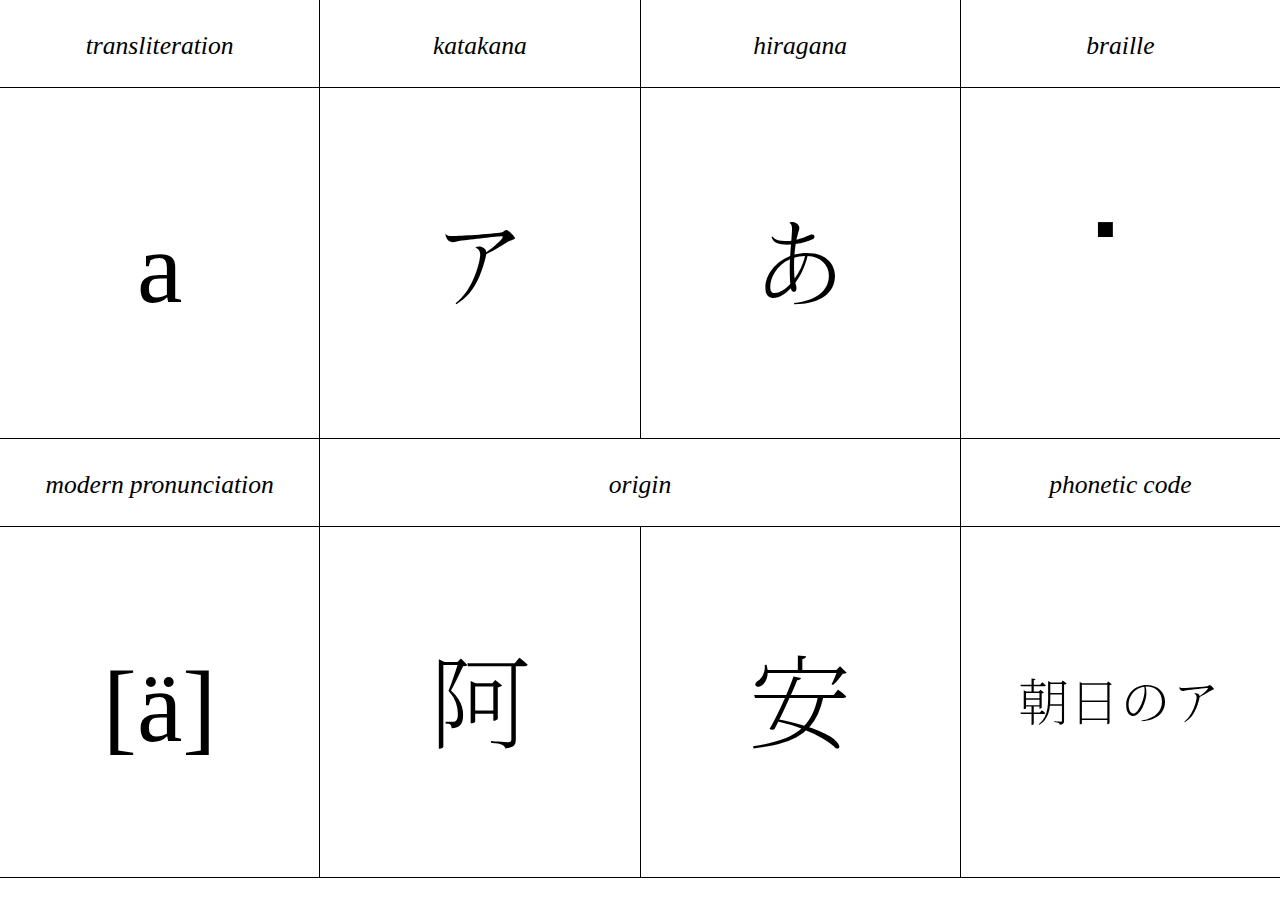
<file: index.html>
<!DOCTYPE html>
<html>

<head>
  <meta charset='utf-8'>
  <meta http-equiv='X-UA-Compatible' content='IE=edge'>
  <title>kana</title>
  <meta name='viewport' content='width=device-width, initial-scale=1'>
  <link rel="stylesheet" href="style.css">
  <script src='script.js'></script>
</head>

<body>
  <div class="label">transliteration</div>
  <div class="label">katakana</div>
  <div class="label">hiragana</div>
  <div class="label">braille</div>

  <div id="roman"></div>
  <div id="kata"></div>
  <div id="pila"></div>
  <div id="braille"></div>

  <div class="label">modern pronunciation</div>
  <div class="label" id="label-kanzi">origin</div>
  <div class="label">phonetic code</div>

  <div id="ipa"></div>
  <div id="kata-kanzi"></div>
  <div id="pila-kanzi"></div>
  <div id="code"></div>

  <progress value="" max="1"></progress>
</body>

</html>
</file>
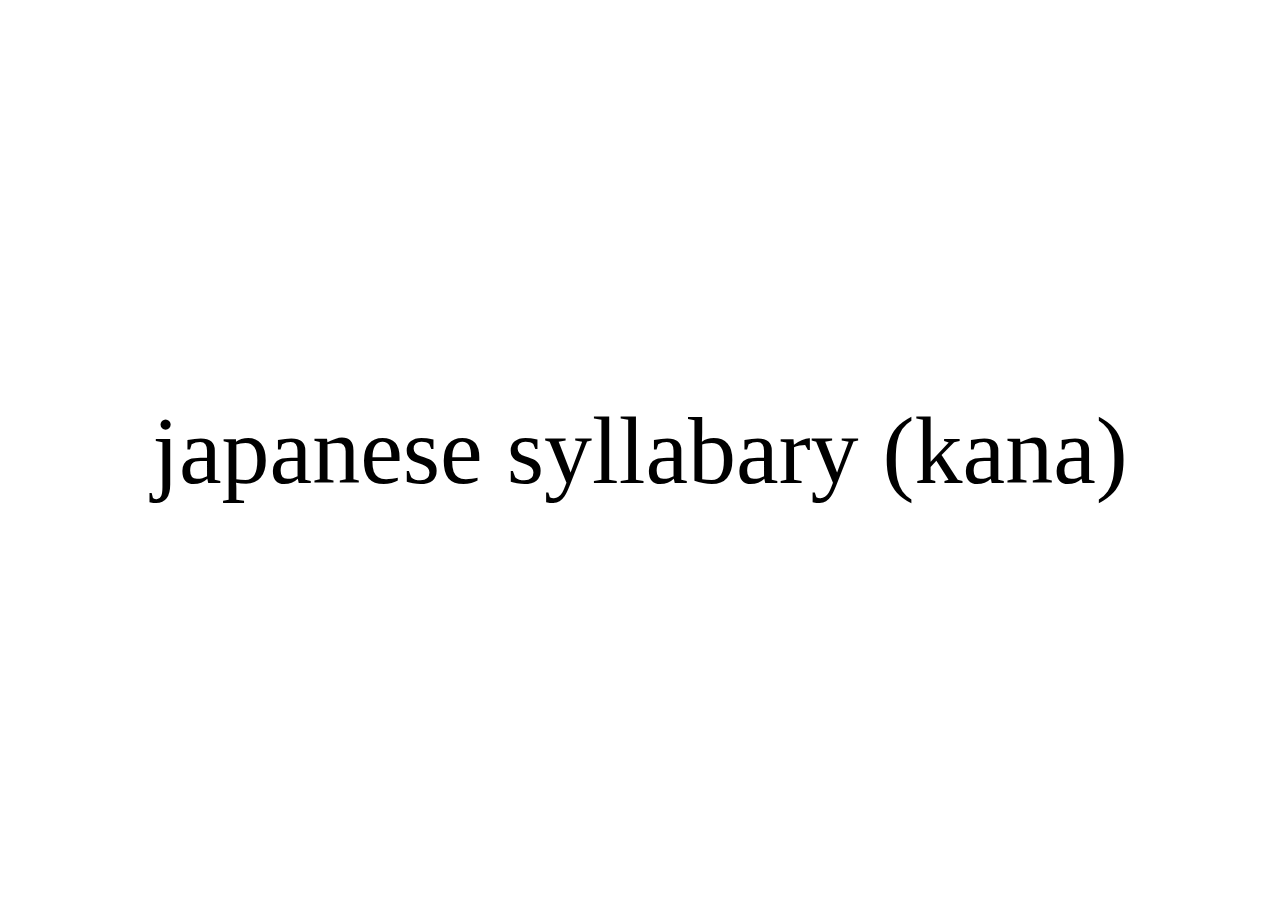
<file: cover/index.html>
<html>

<head>
  <link rel="stylesheet" href="../common.css">
  <link rel="stylesheet" href="style.css">
</head>

<body onclick="location.href='../';">
  japanese syllabary (<it>kana</it>)
</body>

</html>
</file>
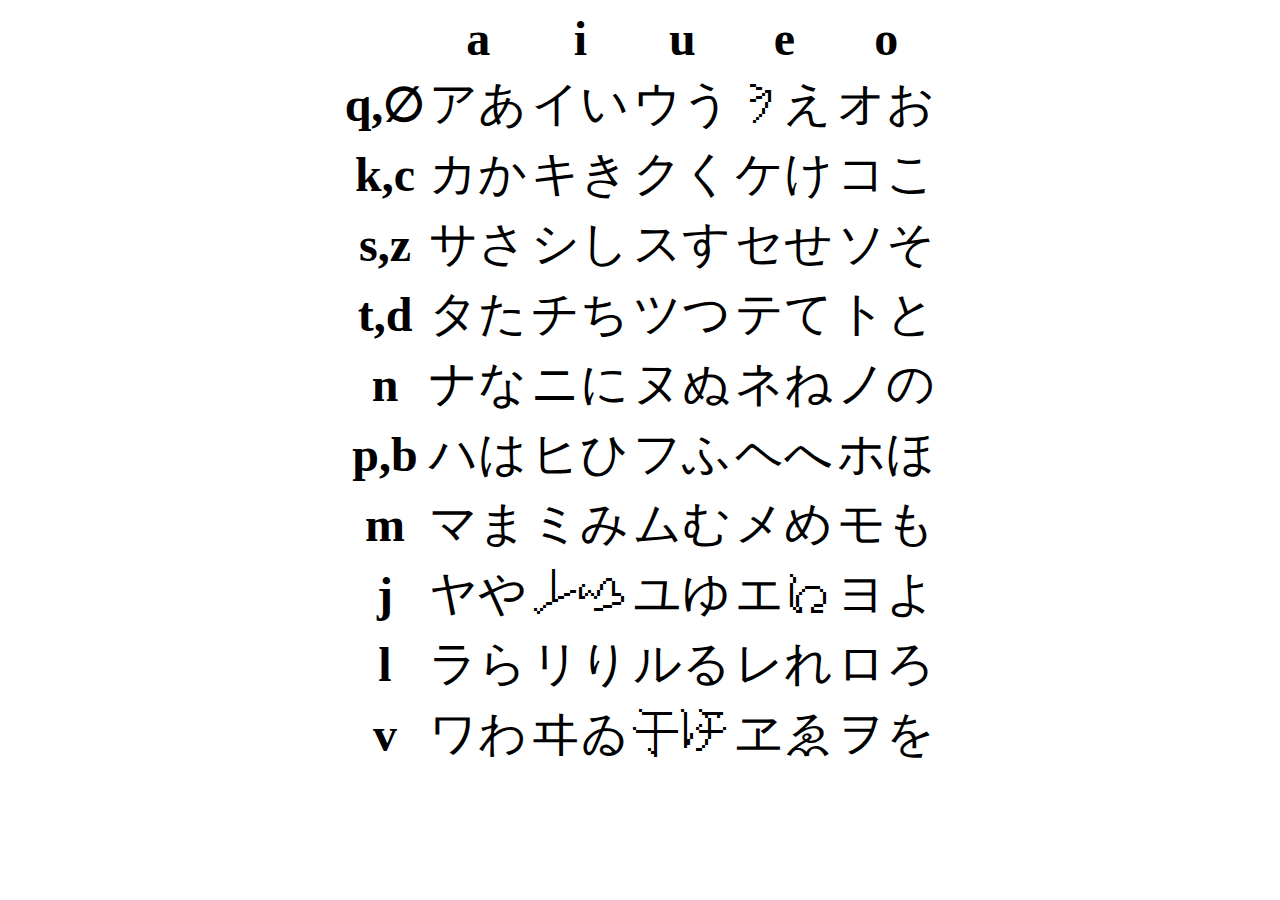
<file: table/index.html>
<html>

<head>
  <link rel="stylesheet" href="../common.css">
  <link rel="stylesheet" href="style.css">
</head>

<body>
  <table>
    <tr>
      <th></th>
      <th>a</th>
      <th>i</th>
      <th>u</th>
      <th>e</th>
      <th>o</th>
    <tr>
    <tr>
      <th>q,∅</th>
      <td>アあ</td>
      <td>イい</td>
      <td>ウう</td>
      <td>𛀀え</td>
      <td>オお</td>
    <tr>
    <tr>
      <th>k,c</th>
      <td>カか</td>
      <td>キき</td>
      <td>クく</td>
      <td>ケけ</td>
      <td>コこ</td>
    <tr>
    <tr>
      <th>s,z</th>
      <td>サさ</td>
      <td>シし</td>
      <td>スす</td>
      <td>セせ</td>
      <td>ソそ</td>
    <tr>
    <tr>
      <th>t,d</th>
      <td>タた</td>
      <td>チち</td>
      <td>ツつ</td>
      <td>テて</td>
      <td>トと</td>
    <tr>
    <tr>
      <th>n</th>
      <td>ナな</td>
      <td>ニに</td>
      <td>ヌぬ</td>
      <td>ネね</td>
      <td>ノの</td>
    <tr>
    <tr>
      <th>p,b</th>
      <td>ハは</td>
      <td>ヒひ</td>
      <td>フふ</td>
      <td>ヘへ</td>
      <td>ホほ</td>
    <tr>
    <tr>
      <th>m</th>
      <td>マま</td>
      <td>ミみ</td>
      <td>ムむ</td>
      <td>メめ</td>
      <td>モも</td>
    <tr>
    <tr>
      <th>j</th>
      <td>ヤや</td>
      <td>𛄠𛀆</td>
      <td>ユゆ</td>
      <td>エ𛀁</td>
      <td>ヨよ</td>
    <tr>
    <tr>
      <th>l</th>
      <td>ラら</td>
      <td>リり</td>
      <td>ルる</td>
      <td>レれ</td>
      <td>ロろ</td>
    <tr>
    <tr>
      <th>v</th>
      <td>ワわ</td>
      <td>ヰゐ</td>
      <td>𛄢𛄟</td>
      <td>ヱゑ</td>
      <td>ヲを</td>
    <tr>
  </table>
</body>

</html>
</file>
<file: style.css>
@import url('https://fonts.googleapis.com/css2?family=Noto+Serif+JP:wght@200&display=swap');

@font-face {
  font-family: NishikiKana;
  src: url("./NishikiKanaL.otf") format("opentype");
}

html, body {
  width: 100%;
  height: 100%;
  margin: 0;
  padding: 0;
}

body {
  display: grid;
  grid-template-columns: 1fr 1fr 1fr 1fr;
  grid-template-rows: 1fr 4fr 1fr 4fr 0.25fr;
  grid-gap: 1px;
  font-family: NishikiKana, serif, "Noto Serif JP";
  font-weight: 200;
  font-size: 8vw;
}

div {
  display: flex;
  text-align: center;
  justify-content: center;
  align-items: center;
  box-shadow: 0 0 0 1px
}

.label {
  font-size: 25%;
  font-style: italic;
}

#code {
  font-size: 50%;
}

#label-kanzi {
  grid-column: 2 / 4;
}

.uni {
  writing-mode: vertical-lr;
  font-size: 25%;
}

progress {
  width: 100%;
  height: 100%;
  border-radius: 0;
  background-color: transparent;
  grid-column: 1 / -1;
}

progress::-webkit-progress-bar {
  background-color: transparent;
}

progress::-webkit-progress-value {
  background-color: black;
}

progress::-moz-progress-bar {
  background-color: black;
}

progress::-ms-fill {
  background-color: black;
}
</file>
<file: common.css>
@import url('https://fonts.googleapis.com/css2?family=Noto+Serif+JP:wght@200&display=swap');

body {
  font-family: "Noto Serif", "IPAmjMincho", "NishikiKana";
  font-weight: 200;
}
</file>
<file: cover/style.css>
body {
  font-size: 600%;
  display: flex;
  align-items: center;
  justify-content: center;
}
</file>
<file: table/style.css>
table {
  font-size: 300%;
  margin: auto;
}
</file>
